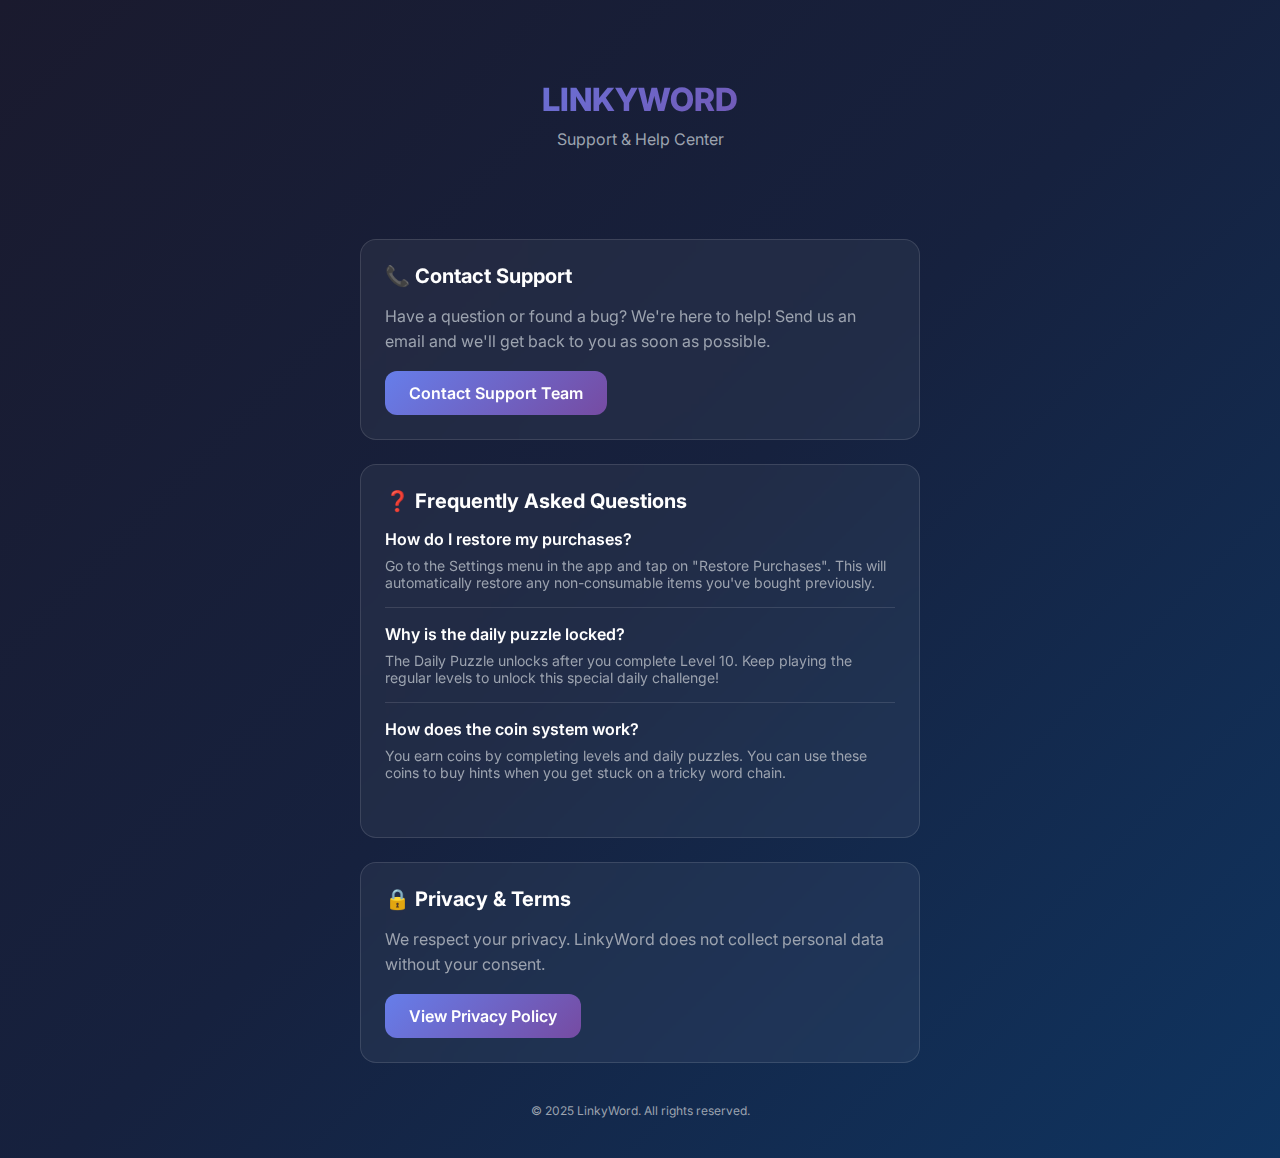
<file: index.html>
<!DOCTYPE html>
<html lang="en">

<head>
    <meta charset="UTF-8">
    <meta name="viewport" content="width=device-width, initial-scale=1.0">
    <title>LinkyWord - Support</title>
    <link rel="preconnect" href="https://fonts.googleapis.com">
    <link rel="preconnect" href="https://fonts.gstatic.com" crossorigin>
    <link href="https://fonts.googleapis.com/css2?family=Inter:wght@400;500;600;700;800&display=swap" rel="stylesheet">
    <link rel="stylesheet" href="styles.css">
    <style>
        .support-container {
            max-width: 600px;
            margin: 0 auto;
            padding: 40px 20px;
        }

        .header {
            text-align: center;
            margin-bottom: 40px;
        }

        .logo-text {
            font-size: 32px;
            font-weight: 800;
            background: linear-gradient(135deg, var(--accent-primary), var(--accent-secondary));
            -webkit-background-clip: text;
            -webkit-text-fill-color: transparent;
            margin-bottom: 8px;
        }

        .section-card {
            background: rgba(255, 255, 255, 0.05);
            backdrop-filter: blur(10px);
            border: 1px solid var(--glass-border);
            border-radius: 16px;
            padding: 24px;
            margin-bottom: 24px;
        }

        h2 {
            font-size: 20px;
            color: var(--text-primary);
            margin-bottom: 16px;
            display: flex;
            align-items: center;
            gap: 10px;
        }

        p {
            color: var(--text-secondary);
            line-height: 1.6;
            margin-bottom: 16px;
        }

        .contact-link {
            display: inline-flex;
            align-items: center;
            justify-content: center;
            background: linear-gradient(135deg, var(--accent-primary), var(--accent-secondary));
            color: white;
            text-decoration: none;
            padding: 12px 24px;
            border-radius: 12px;
            font-weight: 600;
            transition: transform 0.2s, opacity 0.2s;
        }

        .contact-link:active {
            transform: scale(0.98);
            opacity: 0.9;
        }

        .faq-item {
            margin-bottom: 16px;
            padding-bottom: 16px;
            border-bottom: 1px solid var(--glass-border);
        }

        .faq-item:last-child {
            border-bottom: none;
        }

        .faq-question {
            font-weight: 600;
            color: var(--text-primary);
            margin-bottom: 8px;
        }

        .faq-answer {
            font-size: 14px;
            color: var(--text-secondary);
        }
    </style>
</head>

<body>
    <div class="support-container">
        <div class="header">
            <div class="logo-text">LINKYWORD</div>
            <p>Support & Help Center</p>
        </div>

        <div class="section-card">
            <h2>📞 Contact Support</h2>
            <p>Have a question or found a bug? We're here to help! Send us an email and we'll get back to you as soon as
                possible.</p>
            <a href="mailto:support@linkyword.app" class="contact-link">Contact Support Team</a>
        </div>

        <div class="section-card">
            <h2>❓ Frequently Asked Questions</h2>

            <div class="faq-item">
                <div class="faq-question">How do I restore my purchases?</div>
                <div class="faq-answer">Go to the Settings menu in the app and tap on "Restore Purchases". This will
                    automatically restore any non-consumable items you've bought previously.</div>
            </div>

            <div class="faq-item">
                <div class="faq-question">Why is the daily puzzle locked?</div>
                <div class="faq-answer">The Daily Puzzle unlocks after you complete Level 10. Keep playing the regular
                    levels to unlock this special daily challenge!</div>
            </div>

            <div class="faq-item">
                <div class="faq-question">How does the coin system work?</div>
                <div class="faq-answer">You earn coins by completing levels and daily puzzles. You can use these coins
                    to buy hints when you get stuck on a tricky word chain.</div>
            </div>
        </div>

        <div class="section-card">
            <h2>🔒 Privacy & Terms</h2>
            <p>We respect your privacy. LinkyWord does not collect personal data without your consent.</p>
            <a href="policy.html" class="contact-link">View Privacy Policy</a>
        </div>

        <div style="text-align: center; color: var(--text-secondary); font-size: 12px; margin-top: 40px;">
            &copy; 2025 LinkyWord. All rights reserved.
        </div>
    </div>
</body>

</html>
</file>
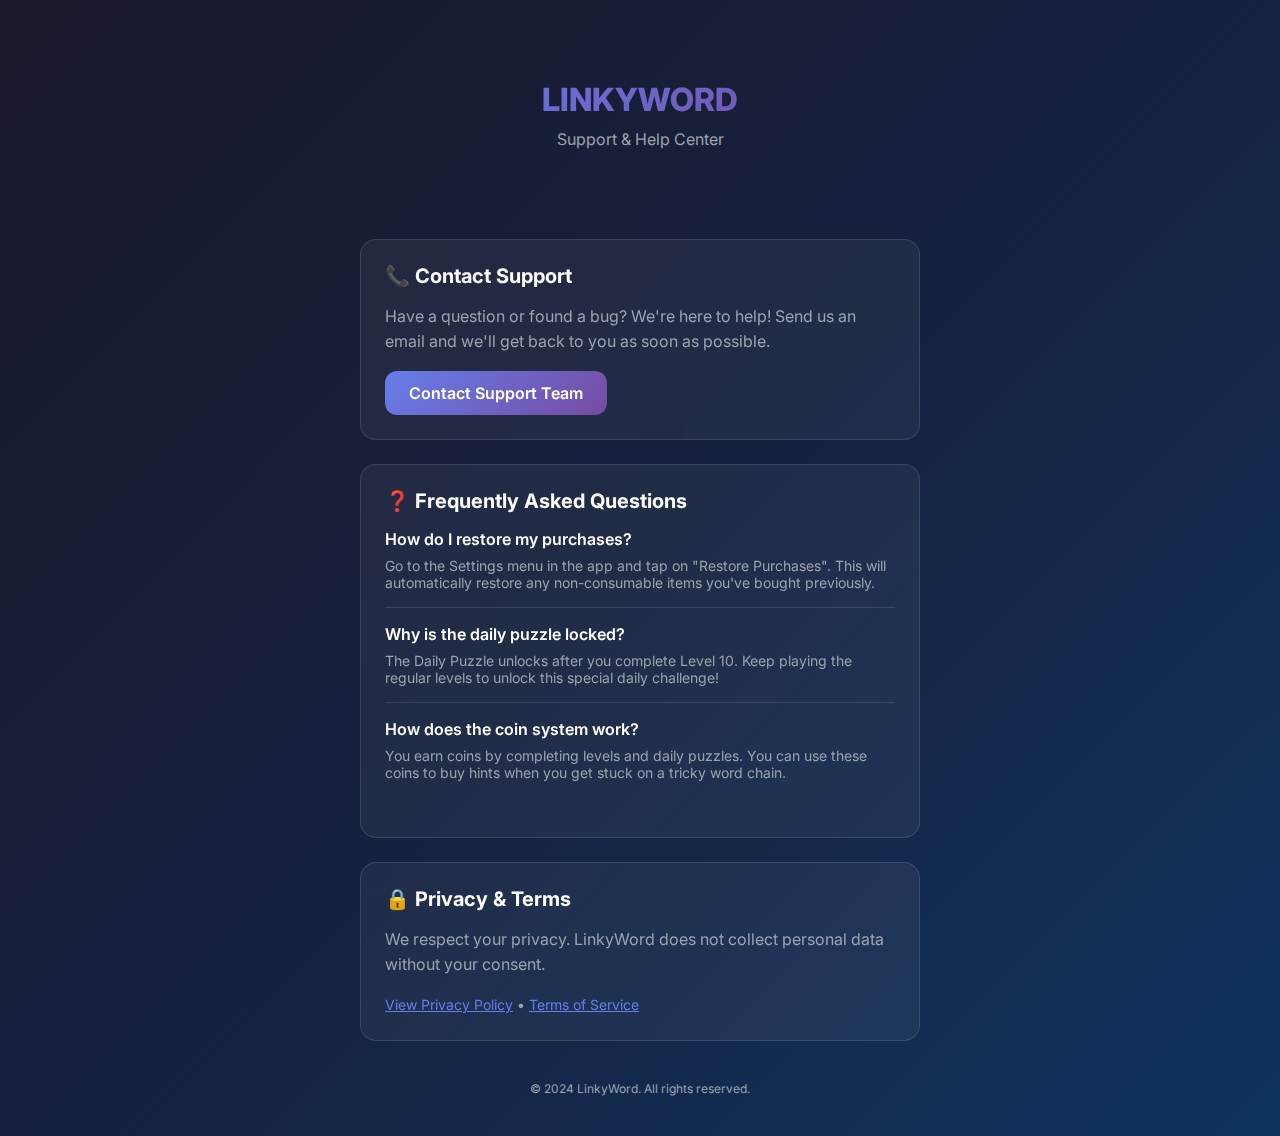
<file: support-linkyword.html>
<!DOCTYPE html>
<html lang="en">

<head>
    <meta charset="UTF-8">
    <meta name="viewport" content="width=device-width, initial-scale=1.0">
    <title>LinkyWord - Support</title>
    <link rel="preconnect" href="https://fonts.googleapis.com">
    <link rel="preconnect" href="https://fonts.gstatic.com" crossorigin>
    <link href="https://fonts.googleapis.com/css2?family=Inter:wght@400;500;600;700;800&display=swap" rel="stylesheet">
    <link rel="stylesheet" href="styles.css">
    <style>
        .support-container {
            max-width: 600px;
            margin: 0 auto;
            padding: 40px 20px;
        }

        .header {
            text-align: center;
            margin-bottom: 40px;
        }

        .logo-text {
            font-size: 32px;
            font-weight: 800;
            background: linear-gradient(135deg, var(--accent-primary), var(--accent-secondary));
            -webkit-background-clip: text;
            -webkit-text-fill-color: transparent;
            margin-bottom: 8px;
        }

        .section-card {
            background: rgba(255, 255, 255, 0.05);
            backdrop-filter: blur(10px);
            border: 1px solid var(--glass-border);
            border-radius: 16px;
            padding: 24px;
            margin-bottom: 24px;
        }

        h2 {
            font-size: 20px;
            color: var(--text-primary);
            margin-bottom: 16px;
            display: flex;
            align-items: center;
            gap: 10px;
        }

        p {
            color: var(--text-secondary);
            line-height: 1.6;
            margin-bottom: 16px;
        }

        .contact-link {
            display: inline-flex;
            align-items: center;
            justify-content: center;
            background: linear-gradient(135deg, var(--accent-primary), var(--accent-secondary));
            color: white;
            text-decoration: none;
            padding: 12px 24px;
            border-radius: 12px;
            font-weight: 600;
            transition: transform 0.2s, opacity 0.2s;
        }

        .contact-link:active {
            transform: scale(0.98);
            opacity: 0.9;
        }

        .faq-item {
            margin-bottom: 16px;
            padding-bottom: 16px;
            border-bottom: 1px solid var(--glass-border);
        }

        .faq-item:last-child {
            border-bottom: none;
        }

        .faq-question {
            font-weight: 600;
            color: var(--text-primary);
            margin-bottom: 8px;
        }

        .faq-answer {
            font-size: 14px;
            color: var(--text-secondary);
        }
    </style>
</head>

<body>
    <div class="support-container">
        <div class="header">
            <div class="logo-text">LINKYWORD</div>
            <p>Support & Help Center</p>
        </div>

        <div class="section-card">
            <h2>📞 Contact Support</h2>
            <p>Have a question or found a bug? We're here to help! Send us an email and we'll get back to you as soon as
                possible.</p>
            <a href="mailto:support@linkyword.app" class="contact-link">Contact Support Team</a>
        </div>

        <div class="section-card">
            <h2>❓ Frequently Asked Questions</h2>

            <div class="faq-item">
                <div class="faq-question">How do I restore my purchases?</div>
                <div class="faq-answer">Go to the Settings menu in the app and tap on "Restore Purchases". This will
                    automatically restore any non-consumable items you've bought previously.</div>
            </div>

            <div class="faq-item">
                <div class="faq-question">Why is the daily puzzle locked?</div>
                <div class="faq-answer">The Daily Puzzle unlocks after you complete Level 10. Keep playing the regular
                    levels to unlock this special daily challenge!</div>
            </div>

            <div class="faq-item">
                <div class="faq-question">How does the coin system work?</div>
                <div class="faq-answer">You earn coins by completing levels and daily puzzles. You can use these coins
                    to buy hints when you get stuck on a tricky word chain.</div>
            </div>
        </div>

        <div class="section-card">
            <h2>🔒 Privacy & Terms</h2>
            <p>We respect your privacy. LinkyWord does not collect personal data without your consent.</p>
            <p style="font-size: 14px; margin-bottom: 0;"><a href="#" style="color: var(--accent-primary);">View Privacy
                    Policy</a> • <a href="#" style="color: var(--accent-primary);">Terms of Service</a></p>
        </div>

        <div style="text-align: center; color: var(--text-secondary); font-size: 12px; margin-top: 40px;">
            &copy; 2024 LinkyWord. All rights reserved.
        </div>
    </div>
</body>

</html>
</file>
<file: styles.css>
* {
  margin: 0;
  padding: 0;
  box-sizing: border-box;
}

:root {
  --bg-primary: #1a1a2e;
  --bg-secondary: #16213e;
  --bg-tertiary: #0f3460;
  --accent-primary: #667eea;
  --accent-secondary: #764ba2;
  --success: #4ade80;
  --error: #f87171;
  --warning: #fbbf24;
  --text-primary: #ffffff;
  --text-secondary: #9ca3af;
  --glass: rgba(255, 255, 255, 0.08);
  --glass-border: rgba(255, 255, 255, 0.12);
}

body {
  font-family: "Inter", -apple-system, BlinkMacSystemFont, sans-serif;
  background: linear-gradient(135deg,
      var(--bg-primary),
      var(--bg-secondary),
      var(--bg-tertiary));
  min-height: 100vh;
  color: var(--text-primary);
  overflow-x: hidden;
  position: relative;
}

#app {
  max-width: 480px;
  margin: 0 auto;
  min-height: 100vh;
  position: relative;
  padding-bottom: 80px;
  /* Space for bottom nav */
}

.screen {
  display: none;
  min-height: 100vh;
  padding: 20px;
}

.screen.active {
  display: flex;
  flex-direction: column;
}

/* Header */
.header {
  text-align: center;
  padding: 40px 0 30px;
}

.title {
  font-size: 2.5rem;
  font-weight: 900;
  background: linear-gradient(135deg,
      var(--accent-primary),
      var(--accent-secondary));
  -webkit-background-clip: text;
  -webkit-text-fill-color: transparent;
  background-clip: text;
  letter-spacing: -1px;
}

.subtitle {
  color: var(--text-secondary);
  margin-top: 8px;
  font-size: 0.95rem;
}

.coin-display {
  display: inline-flex;
  align-items: center;
  gap: 6px;
  background: var(--glass);
  padding: 8px 16px;
  border-radius: 50px;
  margin-top: 16px;
  font-weight: 600;
}

.coin-display.small {
  padding: 6px 12px;
  font-size: 0.9rem;
  margin: 0;
}

.coin-icon {
  font-size: 1.1rem;
}

/* Difficulty Tabs */
.difficulty-tabs {
  display: flex;
  justify-content: center;
  gap: 10px;
  margin-bottom: 24px;
}

.tab {
  background: var(--glass);
  border: 1px solid var(--glass-border);
  color: var(--text-secondary);
  padding: 10px 18px;
  border-radius: 50px;
  font-size: 0.9rem;
  font-weight: 600;
  cursor: pointer;
  transition: all 0.3s ease;
}

.tab:hover {
  background: rgba(255, 255, 255, 0.12);
}

.tab.active {
  background: linear-gradient(135deg,
      var(--accent-primary),
      var(--accent-secondary));
  color: white;
  border-color: transparent;
}

.tab.active[data-difficulty="easy"] {
  background: rgba(74, 222, 128, 0.3);
  color: var(--success);
}

.tab.active[data-difficulty="medium"] {
  background: rgba(251, 191, 36, 0.3);
  color: var(--warning);
}

.tab.active[data-difficulty="hard"] {
  background: rgba(248, 113, 113, 0.3);
  color: var(--error);
}

/* Level Grid */
.level-grid {
  display: grid;
  grid-template-columns: repeat(3, 1fr);
  gap: 12px;
  flex: 1;
}

.level-card {
  aspect-ratio: 1;
  background: linear-gradient(135deg,
      rgba(102, 126, 234, 0.2),
      rgba(102, 126, 234, 0.05));
  border: 1px solid var(--glass-border);
  border-radius: 16px;
  display: flex;
  flex-direction: column;
  align-items: center;
  justify-content: center;
  cursor: pointer;
  transition: all 0.3s ease;
}

.level-card:hover:not(.locked) {
  transform: translateY(-4px);
  box-shadow: 0 10px 30px rgba(102, 126, 234, 0.3);
}

.level-card.locked {
  background: rgba(156, 163, 175, 0.1);
  cursor: not-allowed;
  opacity: 0.6;
}

.level-card.completed {
  border-color: rgba(74, 222, 128, 0.5);
  border-width: 2px;
}

.level-number {
  font-size: 1.8rem;
  font-weight: 800;
}

.level-card.completed .level-number {
  color: var(--success);
}

.level-words {
  font-size: 0.75rem;
  color: var(--text-secondary);
  margin-top: 4px;
}

.lock-icon {
  font-size: 1.5rem;
  opacity: 0.5;
}

.review-badge {
  font-size: 0.65rem;
  color: var(--accent-primary);
  background: rgba(102, 126, 234, 0.2);
  padding: 3px 8px;
  border-radius: 50px;
  margin-top: 2px;
  font-weight: 600;
  display: inline-block;
}


/* Game Header */
.game-header {
  display: flex;
  align-items: center;
  justify-content: space-between;
  padding: 10px 0;
  margin-bottom: 20px;
}

.icon-btn {
  background: var(--glass);
  border: none;
  color: white;
  width: 44px;
  height: 44px;
  border-radius: 12px;
  font-size: 1.3rem;
  cursor: pointer;
  transition: all 0.2s;
}

.icon-btn:hover {
  background: rgba(255, 255, 255, 0.15);
}

.level-info {
  text-align: center;
}

#level-title {
  font-weight: 700;
  font-size: 1.1rem;
}

.difficulty-badge {
  font-size: 0.75rem;
  padding: 2px 10px;
  border-radius: 50px;
  background: rgba(74, 222, 128, 0.2);
  color: var(--success);
}

/* Word Chain */
.word-chain {
  flex: 1;
  overflow-y: auto;
  padding: 10px 0;
}

.word-row {
  display: flex;
  margin-bottom: 8px;
}

.word-indent {
  flex-shrink: 0;
}

.word-content {
  display: flex;
  flex-direction: column;
  gap: 4px;
}

.word-box {
  display: inline-block;
  padding: 8px 14px;
  border-radius: 8px;
  font-family: "SF Mono", "Consolas", monospace;
  font-weight: 600;
  font-size: 1.1rem;
  letter-spacing: 1px;
  text-transform: uppercase;
}

.word-box.starting {
  background: rgba(74, 222, 128, 0.2);
  border: 1px solid rgba(74, 222, 128, 0.4);
}

.word-box.revealed {
  background: rgba(102, 126, 234, 0.2);
  border: 1px solid rgba(102, 126, 234, 0.4);
}

.word-box.correct {
  background: rgba(74, 222, 128, 0.15);
  border: 1px solid rgba(74, 222, 128, 0.3);
  color: var(--success);
}

.word-box.wrong {
  background: rgba(248, 113, 113, 0.15);
  border: 1px solid rgba(248, 113, 113, 0.3);
  color: var(--error);
  font-size: 0.95rem;
}

.word-box.skipped {
  background: rgba(251, 191, 36, 0.2);
  border: 2px solid rgba(251, 191, 36, 0.5);
  color: var(--warning);
  animation: revealSkip 0.6s ease-out;
}

@keyframes revealSkip {
  0% {
    transform: scale(0.5);
    opacity: 0;
  }

  50% {
    transform: scale(1.1);
  }

  100% {
    transform: scale(1);
    opacity: 1;
  }
}

.word-box.placeholder {
  background: var(--glass);
  border: 1px solid var(--accent-primary);
  animation: pulse 2s infinite;
}

.word-box.locked {
  background: rgba(255, 255, 255, 0.02);
  border: 1px solid rgba(255, 255, 255, 0.05);
  color: var(--text-secondary);
  opacity: 0.5;
  font-size: 0.9rem;
}

.highlight {
  color: var(--accent-primary);
}

/* Individual Letter Styles (Wordle-style) */
.word-box.attempt {
  background: transparent;
  border: none;
  padding: 0;
  display: flex;
  gap: 4px;
}

.word-box.placeholder {
  display: flex;
  gap: 4px;
  padding: 4px;
  background: transparent;
  border: none;
  animation: none;
}

.letter {
  display: inline-flex;
  align-items: center;
  justify-content: center;
  width: 32px;
  height: 40px;
  border-radius: 6px;
  font-family: 'SF Mono', 'Consolas', monospace;
  font-weight: 700;
  font-size: 1rem;
  text-transform: uppercase;
}

/* Correct position - GREEN */
.letter-correct {
  background: var(--success);
  color: white;
  border: 2px solid var(--success);
  box-shadow: 0 2px 8px rgba(74, 222, 128, 0.4);
}

/* Present but wrong position - ORANGE/YELLOW */
.letter-present {
  background: var(--warning);
  color: #1a1a2e;
  border: 2px solid var(--warning);
  box-shadow: 0 2px 8px rgba(251, 191, 36, 0.4);
}

/* Absent - GRAY */
.letter-absent {
  background: rgba(156, 163, 175, 0.3);
  color: var(--text-secondary);
  border: 2px solid rgba(156, 163, 175, 0.3);
}

/* Prefix letters (always shown) */
.letter-prefix {
  background: linear-gradient(135deg, var(--accent-primary), var(--accent-secondary));
  color: white;
  border: 2px solid var(--accent-primary);
}

/* Revealed letters (from hints or correct guesses) */
.letter-revealed {
  background: var(--success);
  color: white;
  border: 2px solid var(--success);
}

/* Unknown letters (question marks) */
.letter-unknown {
  background: rgba(255, 255, 255, 0.05);
  color: var(--text-secondary);
  border: 2px dashed rgba(255, 255, 255, 0.2);
  animation: pulse 2s infinite;
}

@keyframes pulse {

  0%,
  100% {
    opacity: 1;
  }

  50% {
    opacity: 0.5;
  }
}

/* Review Mode Banner */
.review-banner {
  display: flex;
  align-items: center;
  gap: 12px;
  background: linear-gradient(135deg, rgba(102, 126, 234, 0.2), rgba(118, 75, 162, 0.2));
  border: 1px solid rgba(102, 126, 234, 0.3);
  border-radius: 12px;
  padding: 12px 16px;
  margin: 0 0 16px 0;
}

.review-icon {
  font-size: 1.5rem;
  flex-shrink: 0;
}

.review-text {
  display: flex;
  flex-direction: column;
  gap: 2px;
  flex: 1;
}

.review-text strong {
  font-size: 0.95rem;
  color: var(--accent-primary);
}

.review-text span {
  font-size: 0.8rem;
  color: var(--text-secondary);
}

/* Input Area */
.input-area {
  background: rgba(0, 0, 0, 0.3);
  backdrop-filter: blur(20px);
  margin: 0 -20px -20px;
  padding: 16px 20px 30px;
  border-top: 1px solid var(--glass-border);
}

.hint-display {
  text-align: center;
  font-family: "SF Mono", monospace;
  font-size: 1.3rem;
  letter-spacing: 4px;
  color: rgba(255, 255, 255, 0.7);
  margin-bottom: 8px;
  min-height: 24px;
}

.prefix-indicator {
  text-align: center;
  font-size: 0.85rem;
  color: var(--text-secondary);
  margin-bottom: 8px;
}

.prefix-indicator span {
  color: var(--accent-primary);
  font-weight: 700;
}

.error-message {
  text-align: center;
  color: var(--error);
  font-size: 0.85rem;
  margin-bottom: 8px;
  min-height: 20px;
  opacity: 0;
  transition: opacity 0.3s;
}

.error-message.show {
  opacity: 1;
}

.input-row {
  display: flex;
  gap: 10px;
  align-items: center;
}

.hint-btn {
  width: 50px;
  height: 50px;
  border-radius: 50%;
  background: var(--glass);
  border: 1px solid var(--glass-border);
  font-size: 1.4rem;
  cursor: pointer;
  transition: all 0.2s;
}

.hint-btn:hover {
  background: rgba(255, 255, 255, 0.15);
  transform: scale(1.05);
}

#guess-input {
  flex: 1;
  background: var(--glass);
  border: 1px solid var(--glass-border);
  border-radius: 12px;
  padding: 14px 18px;
  font-size: 1.1rem;
  color: white;
  outline: none;
  transition: all 0.2s;
}

#guess-input:focus {
  border-color: var(--accent-primary);
  box-shadow: 0 0 0 3px rgba(102, 126, 234, 0.2);
}

#guess-input::placeholder {
  color: var(--text-secondary);
}

.submit-btn {
  width: 50px;
  height: 50px;
  border-radius: 50%;
  background: linear-gradient(135deg,
      var(--accent-primary),
      var(--accent-secondary));
  border: none;
  color: white;
  font-size: 1.5rem;
  cursor: pointer;
  transition: all 0.2s;
}

.submit-btn:hover {
  transform: scale(1.05);
  box-shadow: 0 5px 20px rgba(102, 126, 234, 0.4);
}

/* Modal */
.modal {
  position: fixed;
  inset: 0;
  background: rgba(0, 0, 0, 0.7);
  display: none;
  align-items: center;
  justify-content: center;
  z-index: 100;
  padding: 20px;
}

.modal.active {
  display: flex;
}

.modal-content {
  background: var(--bg-primary);
  border: 1px solid var(--glass-border);
  border-radius: 24px;
  padding: 30px;
  width: 100%;
  max-width: 360px;
  text-align: center;
  position: relative;
}

.modal-header {
  margin-bottom: 24px;
}

.modal-icon {
  font-size: 3rem;
  display: block;
  margin-bottom: 12px;
}

.modal-header h2 {
  font-size: 1.5rem;
  margin-bottom: 8px;
}

.modal-coins {
  color: var(--text-secondary);
}

.hint-options {
  display: flex;
  flex-direction: column;
  gap: 10px;
  margin-bottom: 20px;
}

.hint-option {
  display: flex;
  align-items: center;
  gap: 12px;
  background: var(--glass);
  border: 1px solid var(--glass-border);
  border-radius: 12px;
  padding: 14px 16px;
  color: white;
  cursor: pointer;
  transition: all 0.2s;
  text-align: left;
}

.hint-option:hover:not(:disabled) {
  background: rgba(255, 255, 255, 0.12);
}

.hint-option:disabled {
  opacity: 0.4;
  cursor: not-allowed;
}

.hint-option span:nth-child(2) {
  flex: 1;
  font-weight: 500;
}

.hint-cost {
  font-weight: 700;
  color: var(--warning);
}

.divider {
  height: 1px;
  background: var(--glass-border);
  margin: 20px 0;
}

.get-coins-text {
  color: var(--text-secondary);
  font-size: 0.9rem;
  margin-bottom: 12px;
}

.watch-ad-btn {
  width: 100%;
  display: flex;
  justify-content: space-between;
  align-items: center;
  background: rgba(74, 222, 128, 0.2);
  border: 1px solid rgba(74, 222, 128, 0.4);
  border-radius: 12px;
  padding: 14px 18px;
  color: var(--success);
  font-weight: 600;
  cursor: pointer;
  transition: all 0.2s;
}

.watch-ad-btn:hover {
  background: rgba(74, 222, 128, 0.3);
}

.close-modal {
  margin-top: 16px;
  background: none;
  border: none;
  color: var(--text-secondary);
  cursor: pointer;
  font-size: 0.95rem;
}

.close-modal:hover {
  color: white;
}

/* Level Complete */
.modal-content.celebrate {
  animation: bounceIn 0.5s ease;
}

@keyframes bounceIn {
  0% {
    transform: scale(0.5);
    opacity: 0;
  }

  70% {
    transform: scale(1.05);
  }

  100% {
    transform: scale(1);
    opacity: 1;
  }
}

.celebrate-icon {
  font-size: 5rem;
  display: block;
  margin-bottom: 16px;
  animation: spin 1s ease-out;
}

@keyframes spin {
  from {
    transform: rotate(-20deg) scale(0);
  }

  to {
    transform: rotate(0deg) scale(1);
  }
}

.reward {
  font-size: 1.5rem;
  color: var(--warning);
  font-weight: 700;
  margin: 16px 0 24px;
}

.continue-btn {
  background: linear-gradient(135deg,
      var(--accent-primary),
      var(--accent-secondary));
  border: none;
  color: white;
  padding: 14px 48px;
  border-radius: 50px;
  font-size: 1.1rem;
  font-weight: 600;
  cursor: pointer;
  transition: all 0.2s;
}

.continue-btn:hover {
  transform: scale(1.05);
  box-shadow: 0 5px 20px rgba(102, 126, 234, 0.4);
}

/* Shake animation for errors */
@keyframes shake {

  0%,
  100% {
    transform: translateX(0);
  }

  20%,
  60% {
    transform: translateX(-8px);
  }

  40%,
  80% {
    transform: translateX(8px);
  }
}

.shake {
  animation: shake 0.4s ease;
}

/* ============================================
   NEW STYLES - NAVIGATION & HOME SCREEN
   ============================================ */

/* Sparkle Animations */
.sparkles {
  position: fixed;
  top: 0;
  left: 0;
  width: 100%;
  height: 100%;
  pointer-events: none;
  z-index: 0;
}

.sparkle {
  position: absolute;
  width: 4px;
  height: 4px;
  background: white;
  border-radius: 50%;
  box-shadow: 0 0 10px rgba(255, 255, 255, 0.8);
  animation: sparkle 3s infinite;
  opacity: 0;
}

@keyframes sparkle {

  0%,
  100% {
    opacity: 0;
    transform: scale(0);
  }

  50% {
    opacity: 1;
    transform: scale(1);
  }
}

/* Top Header */
.top-header {
  display: flex;
  justify-content: space-between;
  align-items: center;
  padding: 20px;
  position: relative;
  z-index: 1;
}

.settings-btn {
  background: var(--glass);
  backdrop-filter: blur(10px);
  border: 1px solid var(--glass-border);
  width: 44px;
  height: 44px;
  border-radius: 50%;
  font-size: 1.3rem;
  color: white;
  cursor: pointer;
  transition: all 0.3s;
}

.settings-btn:hover {
  background: rgba(255, 255, 255, 0.15);
  transform: scale(1.05);
}

/* Home Screen Content */
.home-content {
  display: flex;
  flex-direction: column;
  align-items: center;
  justify-content: center;
  flex: 1;
  padding: 40px 20px;
  position: relative;
  z-index: 1;
  text-align: center;
}

/* Game Title - Keep existing style */
.game-title {
  margin-bottom: 60px;
}

.game-title h1 {
  font-size: 3rem;
  font-weight: 900;
  background: linear-gradient(135deg,
      var(--accent-primary),
      var(--accent-secondary));
  -webkit-background-clip: text;
  -webkit-text-fill-color: transparent;
  background-clip: text;
  letter-spacing: -1px;
  margin-bottom: 8px;
}

.game-title p {
  color: var(--text-secondary);
  font-size: 0.95rem;
}

/* Level Button */
.level-btn {
  background: linear-gradient(135deg,
      var(--accent-primary),
      var(--accent-secondary));
  border: none;
  border-radius: 50px;
  padding: 20px 50px;
  font-size: 1.2rem;
  font-weight: 700;
  color: white;
  cursor: pointer;
  display: flex;
  flex-direction: column;
  align-items: center;
  gap: 4px;
  box-shadow: 0 10px 30px rgba(102, 126, 234, 0.4);
  transition: all 0.3s;
  position: relative;
  overflow: hidden;
}

.level-btn::before {
  content: '';
  position: absolute;
  top: 0;
  left: -100%;
  width: 100%;
  height: 100%;
  background: linear-gradient(90deg, transparent, rgba(255, 255, 255, 0.3), transparent);
  transition: left 0.5s;
}

.level-btn:hover::before {
  left: 100%;
}

.level-btn:hover {
  transform: scale(1.05);
  box-shadow: 0 15px 40px rgba(102, 126, 234, 0.5);
}

.level-label {
  font-size: 0.9rem;
  opacity: 0.9;
  letter-spacing: 2px;
}

#current-level-number {
  font-size: 2rem;
  font-weight: 900;
}

/* Themes Button */
.themes-btn {
  position: absolute;
  bottom: 100px;
  left: 20px;
  background: var(--glass);
  backdrop-filter: blur(10px);
  border: 1px solid var(--glass-border);
  border-radius: 50px;
  padding: 12px 20px;
  display: flex;
  align-items: center;
  gap: 8px;
  font-size: 0.85rem;
  font-weight: 700;
  color: white;
  cursor: pointer;
  transition: all 0.3s;
  z-index: 1;
}

.themes-btn:hover {
  background: rgba(255, 255, 255, 0.15);
  transform: translateY(-2px);
}

.palette-icon {
  font-size: 1.2rem;
}

/* Bottom Navigation Bar */
.bottom-nav {
  position: fixed;
  bottom: 0;
  left: 50%;
  transform: translateX(-50%);
  width: 100%;
  max-width: 480px;
  height: 80px;
  background: rgba(26, 26, 46, 0.9);
  backdrop-filter: blur(20px);
  border-top: 1px solid var(--glass-border);
  display: flex;
  justify-content: space-around;
  align-items: center;
  padding: 0 10px;
  z-index: 100;
  box-shadow: 0 -4px 20px rgba(0, 0, 0, 0.3);
}

.nav-item {
  flex: 1;
  background: none;
  border: none;
  display: flex;
  flex-direction: column;
  align-items: center;
  gap: 4px;
  color: var(--text-secondary);
  cursor: pointer;
  transition: all 0.3s;
  padding: 8px;
  border-radius: 12px;
}

.nav-item:hover {
  background: var(--glass);
  color: white;
}

.nav-item.active {
  color: var(--accent-primary);
  background: rgba(102, 126, 234, 0.1);
}

.nav-icon {
  font-size: 1.5rem;
}

.nav-label {
  font-size: 0.7rem;
  font-weight: 600;
}

/* Screen Header (for non-home screens) */
.screen-header {
  display: flex;
  justify-content: space-between;
  align-items: center;
  padding: 20px;
  position: relative;
  z-index: 1;
}

.screen-title {
  font-size: 1.8rem;
  font-weight: 800;
  background: linear-gradient(135deg,
      var(--accent-primary),
      var(--accent-secondary));
  -webkit-background-clip: text;
  -webkit-text-fill-color: transparent;
  background-clip: text;
}

.screen-content {
  flex: 1;
  padding: 20px;
  position: relative;
  z-index: 1;
  overflow-y: auto;
}

.placeholder-text {
  text-align: center;
  font-size: 1.1rem;
  color: var(--text-secondary);
  margin-top: 60px;
}

/* Update existing coin display */
.coin-display {
  background: rgba(0, 0, 0, 0.3);
  backdrop-filter: blur(10px);
  border: 1px solid rgba(255, 255, 255, 0.2);
  box-shadow: 0 4px 15px rgba(0, 0, 0, 0.1);
}

/* Daily Puzzle Locked State */
.daily-locked {
  text-align: center;
  padding: 40px 20px;
}

.lock-icon-large {
  font-size: 4rem;
  margin-bottom: 20px;
  opacity: 0.5;
}

.daily-locked-text {
  font-size: 1.1rem;
  color: white;
  margin-bottom: 12px;
  font-weight: 600;
}

.daily-locked-hint {
  font-size: 0.95rem;
  color: var(--text-secondary);
}

/* Update level grid for better responsiveness */
.level-grid {
  padding: 0 20px 20px;
  position: relative;
  z-index: 1;
}

/* Game play screen - hide bottom nav */
#game-play.screen.active~.bottom-nav {
  display: none;
}

/* Hide title row elements (not needed anymore) */
.title-row,
.title-bubble {
  display: none;
}

/* Daily Puzzle Info Styles */
.daily-puzzle-info {
  text-align: center;
  padding: 40px 20px;
}

.daily-puzzle-info h3 {
  font-size: 1.5rem;
  font-weight: 700;
  color: white;
  margin-bottom: 8px;
}

.daily-puzzle-date {
  color: var(--text-secondary);
  font-size: 0.95rem;
  margin-bottom: 24px;
}

.daily-completed {
  color: var(--success);
  font-size: 1.1rem;
  font-weight: 600;
  margin: 16px 0;
}

.daily-puzzle-info .level-btn:disabled {
  opacity: 0.5;
  cursor: not-allowed;
}

.daily-puzzle-info .level-btn:disabled:hover {
  transform: none;
  box-shadow: 0 10px 30px rgba(102, 126, 234, 0.4);
}

/* SVG Icon Styling */
.icon-svg {
  width: 24px;
  height: 24px;
  filter: brightness(0) invert(1);
  /* Make icons white */
}

.icon-svg-small {
  width: 20px;
  height: 20px;
  filter: brightness(0) invert(1);
}

.coin-icon-svg {
  width: 20px;
  height: 20px;
  filter: drop-shadow(0 2px 4px rgba(251, 191, 36, 0.5));
}

.nav-icon-svg {
  width: 24px;
  height: 24px;
  filter: brightness(0) invert(1);
  opacity: 0.7;
  transition: all 0.3s;
}

.nav-item.active .nav-icon-svg {
  opacity: 1;
  filter: brightness(0) invert(1) drop-shadow(0 0 8px var(--accent-primary));
}

.nav-item:hover .nav-icon-svg {
  opacity: 1;
}

.nav-item:hover .nav-icon-svg {
  opacity: 1;
}

/* Title Chain Icon */
.title-chain-icon {
  width: 48px;
  height: 48px;
  vertical-align: middle;
  filter: drop-shadow(0 2px 8px rgba(102, 126, 234, 0.5));
  animation: sway 2s ease-in-out infinite;
}

@keyframes sway {

  0%,
  100% {
    transform: rotate(-5deg);
  }

  50% {
    transform: rotate(5deg);
  }
}

/* Level Icon Wrapper */
.level-icon-wrapper {
  position: relative;
  width: 64px;
  height: 64px;
  display: flex;
  align-items: center;
  justify-content: center;
}

.level-icon-svg {
  width: 64px;
  height: 64px;
  filter: drop-shadow(0 2px 8px rgba(102, 126, 234, 0.4));
}

.level-number-overlay {
  position: absolute;
  top: 50%;
  left: 50%;
  transform: translate(-50%, -50%);
  font-size: 1.6rem;
  font-weight: 900;
  color: white;
  text-shadow: 0 2px 4px rgba(0, 0, 0, 0.3);
}

.level-card.completed .level-icon-svg {
  filter: drop-shadow(0 2px 8px rgba(74, 222, 128, 0.5));
}

/* Lock Icon SVG */
.lock-icon-svg {
  width: 48px;
  height: 48px;
  opacity: 0.5;
  filter: drop-shadow(0 2px 4px rgba(255, 255, 255, 0.1));
}

/* Coin Shop Modal Styles */
.shop-section {
  margin-bottom: 20px;
}

.shop-section h3 {
  font-size: 1.1rem;
  font-weight: 700;
  color: var(--text-primary);
  margin-bottom: 12px;
  text-align: left;
}

.watch-ad-btn-shop {
  width: 100%;
  display: flex;
  justify-content: space-between;
  align-items: center;
  background: rgba(74, 222, 128, 0.2);
  border: 1px solid rgba(74, 222, 128, 0.4);
  border-radius: 12px;
  padding: 14px 18px;
  color: var(--success);
  font-weight: 600;
  cursor: pointer;
  transition: all 0.2s;
}

.watch-ad-btn-shop:hover:not(:disabled) {
  background: rgba(74, 222, 128, 0.3);
  transform: translateY(-2px);
  box-shadow: 0 4px 12px rgba(74, 222, 128, 0.3);
}

.watch-ad-btn-shop:disabled {
  opacity: 0.6;
  cursor: not-allowed;
}

.watch-ad-content {
  display: flex;
  align-items: center;
  gap: 12px;
}

.ad-icon {
  width: 32px;
  height: 32px;
  filter: brightness(0) saturate(100%) invert(74%) sepia(74%) saturate(375%) hue-rotate(68deg);
}

.watch-ad-text {
  display: flex;
  flex-direction: column;
  align-items: flex-start;
  gap: 2px;
}

.watch-ad-title {
  font-size: 1rem;
  font-weight: 700;
}

.watch-ad-subtitle {
  font-size: 0.75rem;
  color: rgba(74, 222, 128, 0.8);
  font-weight: 500;
}

.ad-reward {
  font-size: 1.1rem;
  font-weight: 700;
}

.pricing-options {
  display: flex;
  flex-direction: column;
  gap: 10px;
}

.pricing-option {
  position: relative;
  display: flex;
  align-items: center;
  gap: 14px;
  background: var(--glass);
  border: 1px solid var(--glass-border);
  border-radius: 12px;
  padding: 16px;
  color: white;
  cursor: pointer;
  transition: all 0.2s;
  text-align: left;
}

.pricing-option:hover {
  background: rgba(255, 255, 255, 0.12);
  transform: translateY(-2px);
  box-shadow: 0 4px 12px rgba(102, 126, 234, 0.2);
  border-color: var(--accent-primary);
}

.pricing-option.popular {
  border: 2px solid var(--accent-primary);
  background: linear-gradient(135deg, rgba(102, 126, 234, 0.15), rgba(118, 75, 162, 0.15));
}

.pricing-option.popular:hover {
  box-shadow: 0 4px 16px rgba(102, 126, 234, 0.4);
}

.popular-badge {
  position: absolute;
  top: -8px;
  right: 12px;
  background: linear-gradient(135deg, var(--accent-primary), var(--accent-secondary));
  color: white;
  font-size: 0.65rem;
  font-weight: 700;
  padding: 4px 10px;
  border-radius: 50px;
  letter-spacing: 0.5px;
}

.pricing-icon {
  width: 48px;
  height: 48px;
  flex-shrink: 0;
  filter: drop-shadow(0 2px 6px rgba(251, 191, 36, 0.4));
}

.pricing-details {
  display: flex;
  flex-direction: column;
  gap: 4px;
  flex: 1;
}

.coin-amount {
  font-size: 1.1rem;
  font-weight: 700;
  color: var(--text-primary);
}

.price {
  font-size: 0.9rem;
  color: var(--accent-primary);
  font-weight: 600;
}

/* Make coin displays interactive */
.coin-display {
  transition: all 0.2s;
  user-select: none;
}

.coin-display:hover {
  background: rgba(255, 255, 255, 0.12);
  transform: translateY(-1px);
}

.coin-display:active {
  transform: translateY(0);
}
/* Modal Close Icon */
.modal-close-icon {
  position: absolute;
  top: 16px;
  left: 16px;
  background: var(--glass);
  border: 1px solid var(--glass-border);
  color: var(--text-secondary);
  width: 32px;
  height: 32px;
  border-radius: 50%;
  display: flex;
  align-items: center;
  justify-content: center;
  cursor: pointer;
  transition: all 0.2s;
  z-index: 10;
  font-size: 1rem;
  line-height: 1;
}

.modal-close-icon:hover {
  background: rgba(255, 255, 255, 0.15);
  color: white;
  transform: scale(1.1);
}

/* Updates for new icons and animations */

/* Lightbulb fix */
.lightbulb-icon {
  width: 48px;
  height: 48px;
  margin-bottom: 12px;
}

/* Close icon SVG */
.close-icon-svg {
  width: 14px;
  height: 14px;
  filter: brightness(0) invert(1);
  opacity: 0.7;
}

.modal-close-icon:hover .close-icon-svg {
  opacity: 1;
}

/* Lottie Container */
.lottie-container {
  width: 150px;
  height: 150px;
  margin: 0 auto 16px;
}

/* Reward Container */
.reward-container {
  display: flex;
  align-items: center;
  justify-content: center;
  gap: 8px;
  margin: 16px 0 24px;
}

.reward-text {
  font-size: 1.8rem;
  font-weight: 800;
  color: var(--warning);
}

.reward-coin-icon {
  width: 28px;
  height: 28px;
  filter: drop-shadow(0 2px 4px rgba(0,0,0,0.2));
}

/* Update Modal Icons */
.hint-option img {
  width: 24px;
  height: 24px;
  filter: brightness(0) invert(1);
}

.watch-ad-btn img {
  width: 24px;
  height: 24px;
  filter: brightness(0) invert(1);
}

/* Hide old celebrate icon if present */
.celebrate-icon {
  display: none;
}

/* Replay Icon Updates */
.replay-icon-tiny {
  width: 10px;
  height: 10px;
  margin-right: 3px;
  vertical-align: middle;
  filter: opacity(0.8);
}

.review-icon {
  width: 24px;
  height: 24px;
  object-fit: contain;
  filter: opacity(0.8);
}

.lock-icon-large-svg {
  width: 64px;
  height: 64px;
  margin-bottom: 20px;
  opacity: 0.5;
  filter: drop-shadow(0 2px 4px rgba(255, 255, 255, 0.1));
}
</file>
